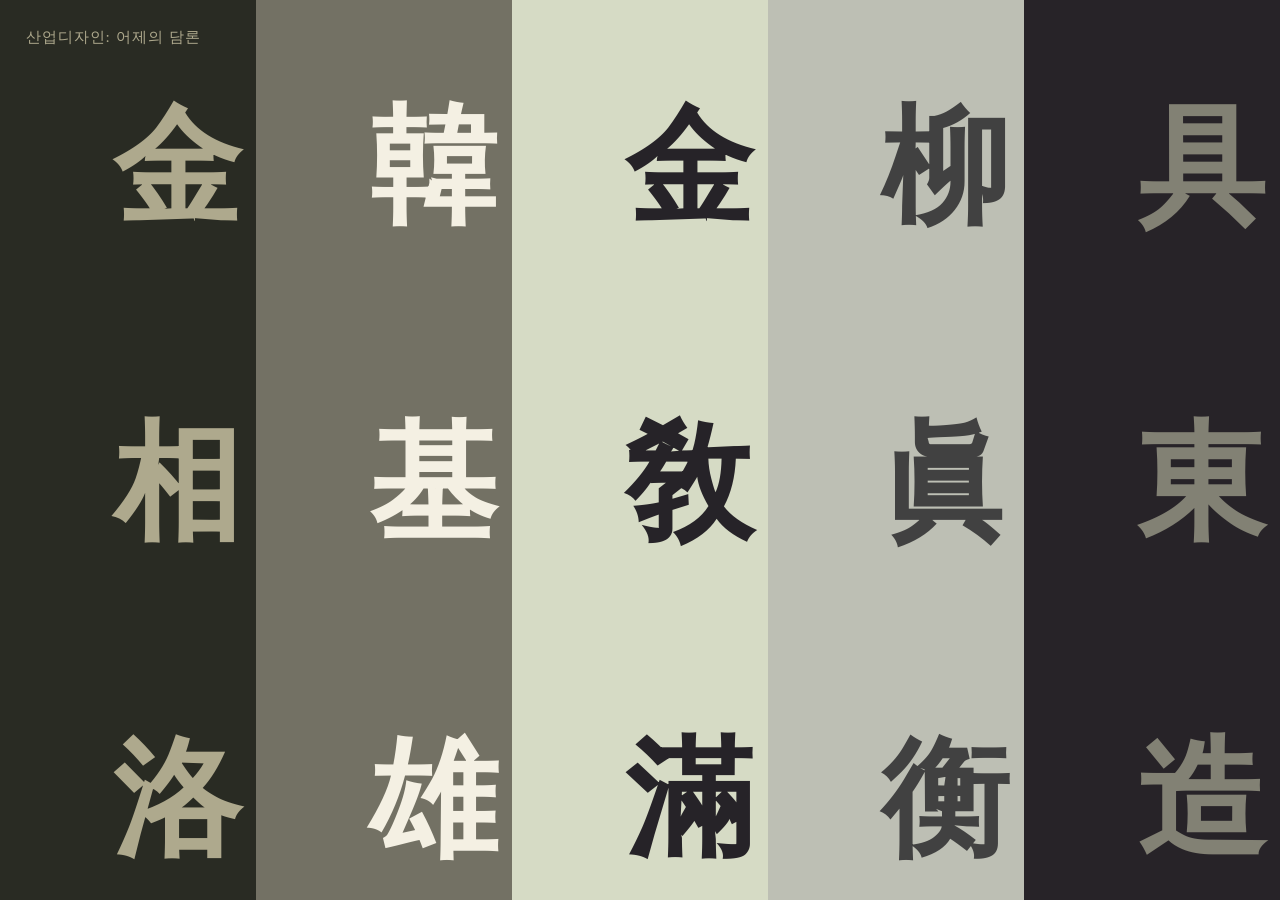
<file: index.html>
<!DOCTYPE html>
<html lang="ko">
<head>
    <meta charset="UTF-8">
    <meta name="viewport" content="width=device-width, initial-scale=1.0">
    <title>산업디자인:어제의담론</title>
    <meta name="description" content="1990년대 산업디자인 교수님들의 인터뷰입니다.">
    <meta name="keywords" content="1990년대, 산업디자인, 교수, 인터뷰">
    <link rel="stylesheet" href="style.css">
</head>
<body>
    <div class="main-title">산업디자인: 어제의 담론</div>

    <div class="archive">
        <a href="kimsangrak.html" class="person col-1">
            <div class="text-box hanja">
                <span>金</span><span>相</span><span>洛</span>
            </div>
            <div class="text-box hangul">
                <span>김</span><span>상</span><span>락</span>
            </div>
        </a>

        <a href="hankiwoong.html" class="person col-2">
            <div class="text-box hanja">
                <span>韓</span><span>基</span><span>雄</span>
            </div>
            <div class="text-box hangul">
                <span>한</span><span>기</span><span>웅</span>
            </div>
        </a>

        <a href="kimkyoman.html" class="person col-3">
            <div class="text-box hanja">
                <span>金</span><span>敎</span><span>滿</span>
            </div>
            <div class="text-box hangul">
                <span>김</span><span>교</span><span>만</span>
            </div>
        </a>

        <a href="yujinhyeong.html" class="person col-4">
            <div class="text-box hanja">
                <span>柳</span><span>眞</span><span>衡</span>
            </div>
            <div class="text-box hangul">
                <span>유</span><span>진</span><span>형</span>
            </div>
        </a>

        <a href="gudongjo.html" class="person col-5">
            <div class="text-box hanja">
                <span>具</span><span>東</span><span>造</span>
            </div>
            <div class="text-box hangul">
                <span>구</span><span>동</span><span>조</span>
            </div>
        </a>
    </div>
</body>
</html>
</file>
<file: style.css>
* {
    box-sizing: border-box;
    margin: 0;
    padding: 0;
}

body, html {
    width: 100%;
    height: 100%;
    overflow: hidden;
    font-family: '궁서', 'Gungsuh', serif;
}


.main-title {
    position: absolute;
    top: 3vh; 
    left: 2vw;
    color: #aea98d;
    font-size: 1.2vw;
    letter-spacing: 1px;
    z-index: 10;
    pointer-events: none;
}

.archive {
    display: flex;
    width: 100vw;
    height: 100vh;
}

.person {
    flex: 1;
    display: flex;
    justify-content: flex-end; 
    align-items: flex-end; 
    text-decoration: none;
    
    padding: 0 1.2vw 4vh 0; 
    transition: all 0.3s ease;
}

.text-box {
    display: flex;
    flex-direction: column;
    justify-content: space-between; 
    align-items: center;
    
    height: 88%;
    font-weight: bold;
    font-size: 10vw; 
    line-height: 1;
}

.hangul {
    display: none; 
}

.person:hover .hanja {
    display: none; 
}
.person:hover .hangul {
    display: flex; 
}

.col-1 { background-color: #292b23; color: #aea98d; }
.col-2 { background-color: #737164; color: #f4f0e3; }
.col-3 { background-color: #d6dbc5; color: #262328; }
.col-4 { background-color: #bdbfb4; color: #414141; }
.col-5 { background-color: #272328; color: #828174; }

@media (max-width: 768px) {

    .main-title {
        font-size: 3.5vw;
        top: 2vh;
        left: 3vw;
    }
    
    .text-box {
        font-size: 15vw;
        height: 90%; 
    }
    .person {
        padding: 0 1.5vw 3vh 0; 
    }
}
</file>
